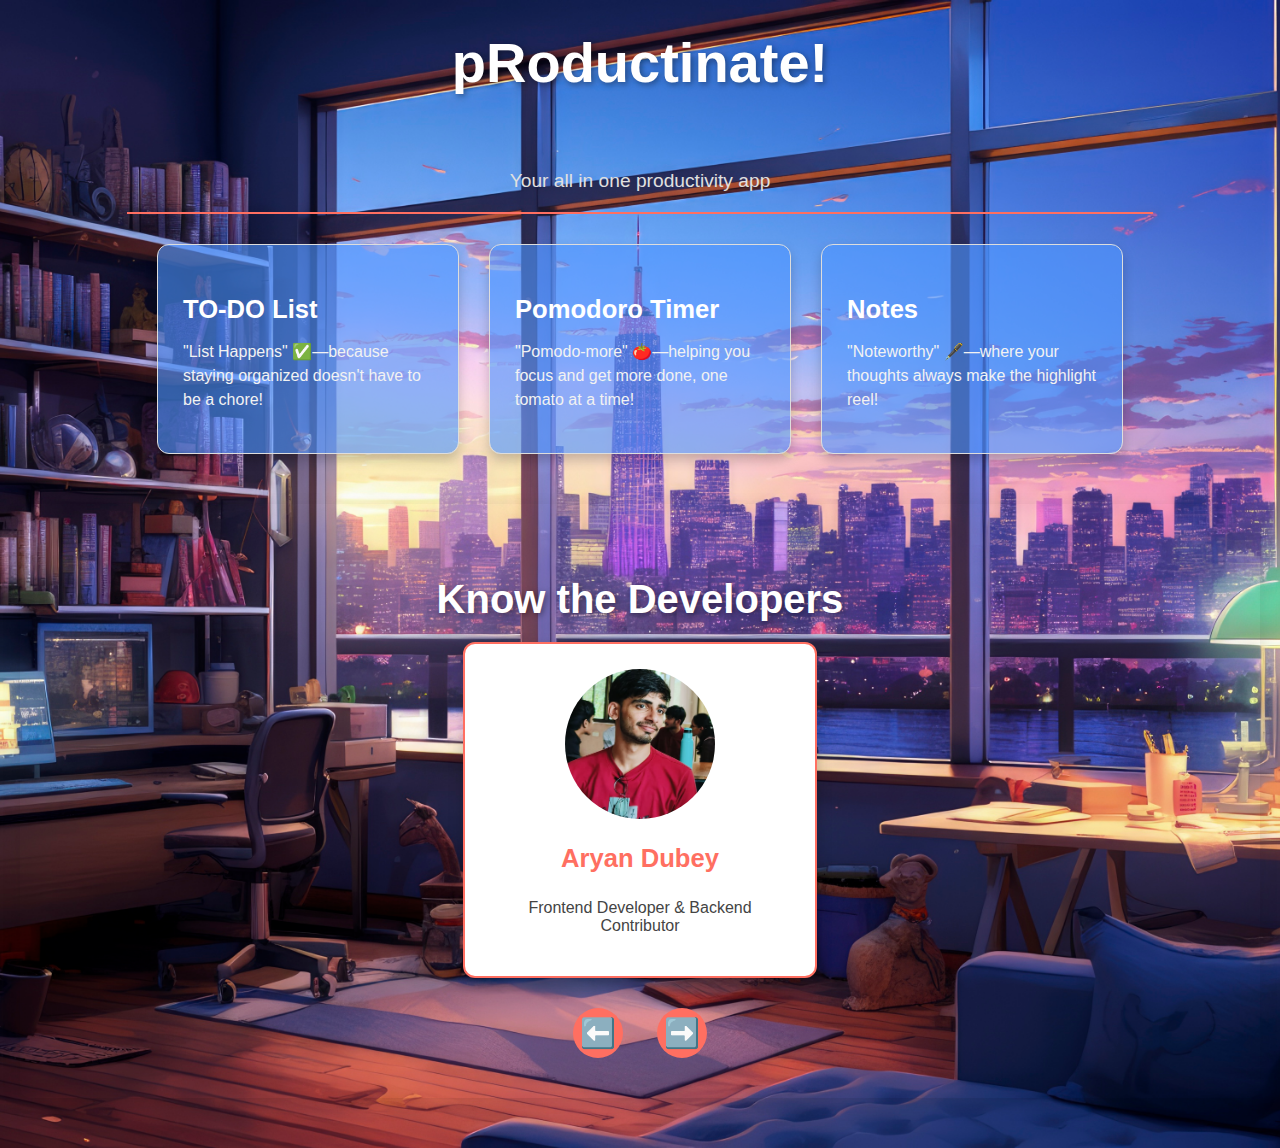
<file: index.html>
<!DOCTYPE html>
<html lang="en">
<head>
    <meta charset="UTF-8">
    <meta name="viewport" content="width=device-width, initial-scale=1.0">
    <title>pRoductinate</title>
    <link rel="stylesheet" href="./styles.css"/>
</head>
<body style="background-image: url('front.jpg'); background-size: cover; background-repeat: no-repeat; background-position: center;">
    <h1>pRoductinate!</h1>
    <br/>
    <p>Your all in one productivity app</p>
    <hr/>

        <div id="tool-blocks"></div>
     <section id="developers-section">
        <h2>Know the Developers</h2>
        <div id="developer-card" class="developer-card">
            
            </div>
        <div class="arrow-buttons">
                <button id="prev-btn">⬅️</button>
                <button id="next-btn">➡️</button>
        </div>
    </section>
    <script src="./script.js"></script>
</body>
</html>
</file>
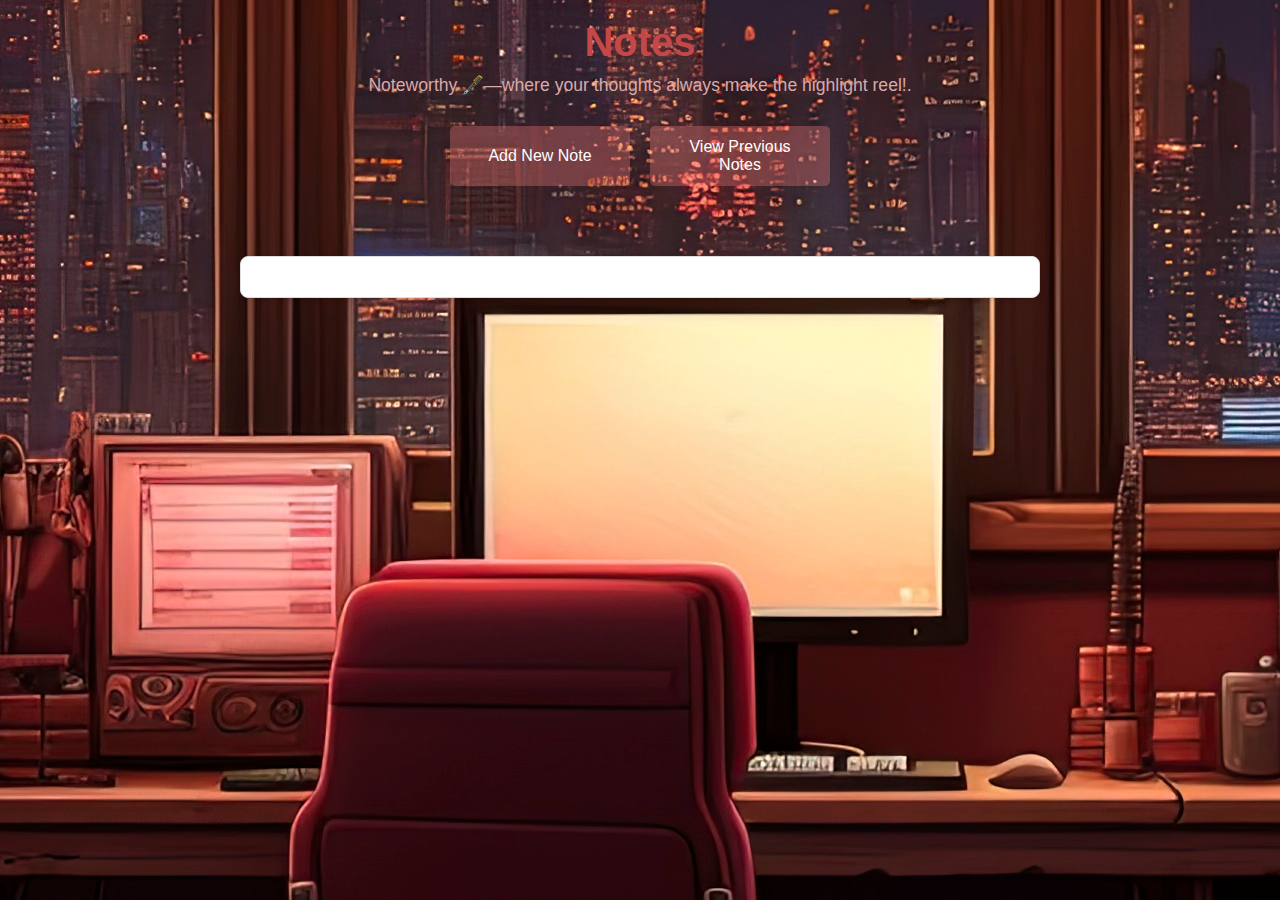
<file: prod-tools/notes.html>
<!DOCTYPE html>
<html lang="en">
<head>
    <meta charset="UTF-8">
    <meta name="viewport" content="width=device-width, initial-scale=1.0">
    <title>Notes</title>
    <link rel="stylesheet" href="./notes.css"/>
</head>
<body style="background-image: url('notes1.jpg'); background-size: screenfit; background-repeat: no-repeat; background-position: center;">
    <header>
        <h1>Notes</h1>
        <p>Noteworthy 🖋️—where your thoughts always make the highlight reel!.</p>
    </header>
    
    <div class="actions">
        <button id="add-note-btn">Add New Note</button>
        <button id="view-notes-btn">View Previous Notes</button>
    </div>
    
    <section id="notes-list"></section>
    <section id="note-content" class="content-display"></section>

    <script src="./notes.js"></script>
</body>
</html>
</file>
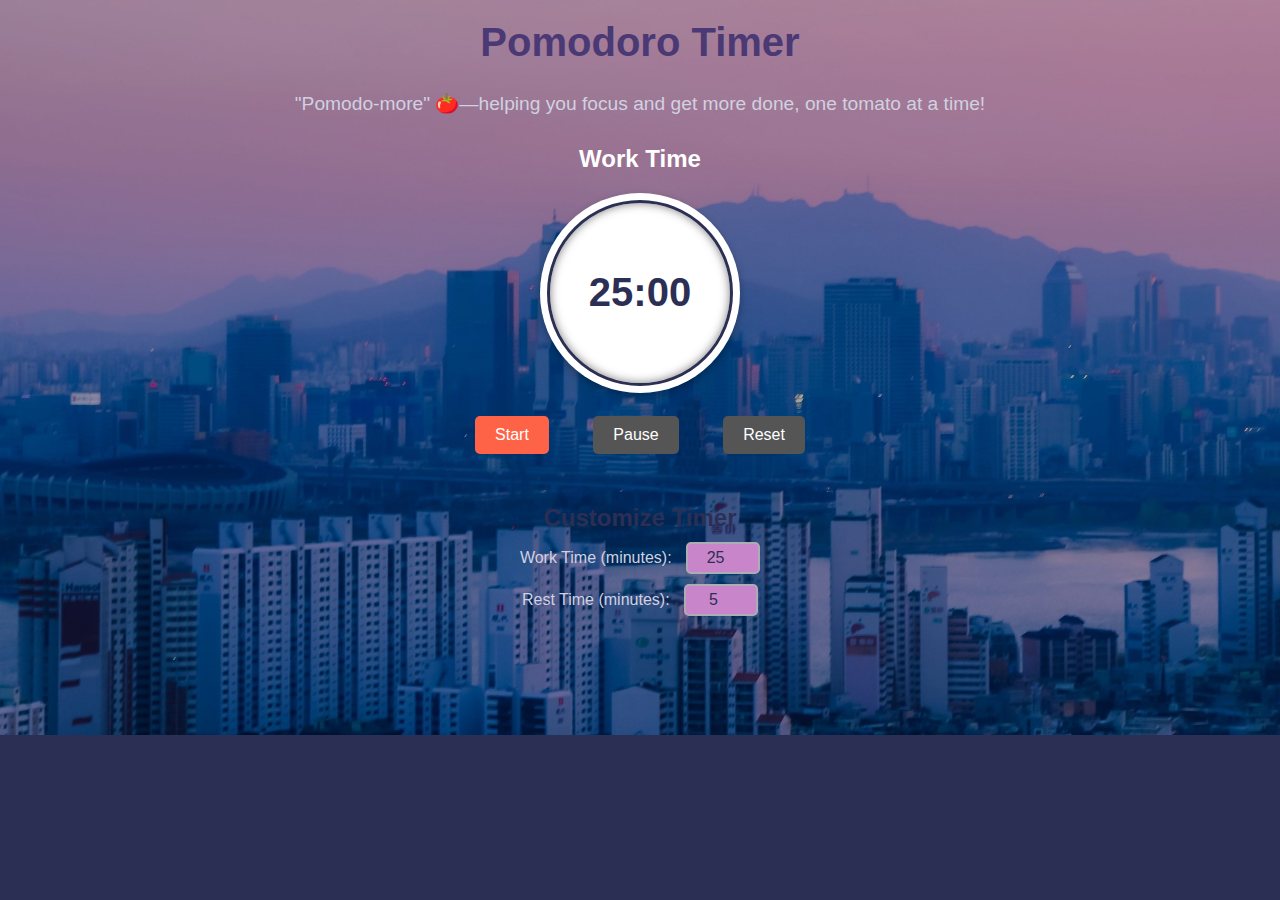
<file: prod-tools/pomodoro.html>
<!DOCTYPE html>
<html lang="en">
<head>
    <meta charset="UTF-8">
    <meta name="viewport" content="width=device-width, initial-scale=1.0">
    <title>Pomodoro Timer</title>
    <link rel="stylesheet" href="./pomodoro.css">
</head>
<body style="background-image: url('pomodoro.jpg'); background-size: cover; background-repeat: no-repeat; background-position: center;">
    <h1>Pomodoro Timer</h1>
    <p>"Pomodo-more" 🍅—helping you focus and get more done, one tomato at a time!</p>

    <div id="Pomodoro">
        <h2 id="timer-label">Work Time</h2>

        <!-- Circular progress container -->
        <div id="progress-circle">
            <div id="timer-display">25:00</div>
        </div>

        <div class="timer-controls">
            <button id="start-btn">Start</button>
            <button id="pause-btn" disabled>Pause</button>
            <button id="reset-btn" disabled>Reset</button>
        </div>
        <div class="timer-settings">
            <h3>Customize Timer</h3>
            <label>
                Work Time (minutes):
                <input type="number" id="work-time" value="25" min="1">
            </label>
            <label>
                Rest Time (minutes):
                <input type="number" id="rest-time" value="5" min="1">
            </label>
        </div>
    </div>

    <!-- Alarm Sound -->
    <audio id="alarm-sound" src="Sample audio.mp3" preload="auto"></audio>

    <script src="./pomodoro.js"></script>
</body>
</html>
</file>
<file: styles.css>
body {
    font-family: 'Arial', sans-serif;
    margin: 0;
    padding: 0;
    text-align: center;
    background-image: linear-gradient(135deg, #FF7E5F, #feb47b); 
    color: #EAEAEA; 
}


h1 {
    font-size: 3.5rem;
    margin-top: 30px;
    color: #FFF; 
    text-shadow: 2px 2px 6px rgba(0, 0, 0, 0.4); 
}

p {
    font-size: 1.2rem;
    color: #E0E0E0; 
}

hr {
    margin: 20px auto;
    width: 80%;
    border: 1px solid #FF6F61; 
}

#tool-blocks {
    display: flex;
    justify-content: center;
    gap: 30px;
    flex-wrap: wrap;
    margin: 30px 20px;
}

.tool-block {
    display: block;
    text-decoration: none;
    color: #fff;
    background-color: #4d94ff9e; 
    border: 1px solid #ddd;
    border-radius: 12px; 
    padding: 25px;
    width: 250px;
    text-align: left;
    transition: transform 0.3s, box-shadow 0.3s ease-in-out;
    box-shadow: 0 6px 12px rgba(0, 0, 0, 0.2);
}

.tool-block:hover {
    transform: scale(1.05);
    box-shadow: 0 8px 20px rgba(0, 0, 0, 0.3);
    background: linear-gradient(135deg, #4d94ff9e, #4d94ff9e); 
}

.tool-block h3 {
    font-size: 1.6rem;
    margin-bottom: 12px;
    color: #FFF; 
}

.tool-block p {
    font-size: 1rem;
    line-height: 1.5;
    color: #F2F2F2; 
}


#developers-section {
    margin: 50px 20px;
    text-align: center;
    padding: 40px 0;
    border-radius: 10px;
    box-shadow: 0 6px 20px rgba(0, 0, 0, 0.1);
}

#developers-section h2 {
    font-size: 2.5rem;
    margin-bottom: 20px;
    color: #ffffff; 
    text-shadow: 2px 2px 6px rgba(0, 0, 0, 0.4);
}

.developer-card {
    display: flex;
    flex-direction: column;
    align-items: center;
    background-color: #FFF;
    border: 2px solid #FF6F61; 
    border-radius: 12px;
    padding: 25px;
    width: 300px;
    margin: 20px auto;
    box-shadow: 0 6px 15px rgba(0, 0, 0, 0.2);
    transition: box-shadow 0.3s, transform 0.3s ease-in-out;
}

.developer-card:hover {
    box-shadow: 0 8px 20px rgba(0, 0, 0, 0.3);
    transform: scale(1.02) ;
    background-color: #FFEBEE; 
}

.developer-card img {
    border-radius: 50%;
    width: 150px;
    height: 150px;
    margin-bottom: 15px;
    object-fit: cover;
    transition: transform 0.3s ease-in-out;
}

.developer-card img:hover {
    transform: scale(1.02);
}

.developer-card h3 {
    margin: 10px 0;
    font-size: 1.6rem;
    color: #FF6F61; 
}

.developer-card p {
    font-size: 1rem;
    color: #444; 
}


.arrow-buttons {
    margin-top: 30px;
}

.arrow-buttons button {
    font-size: 1.8rem;
    margin: 0 15px;
    background-color: #FF6F61; 
    color: #FFF;
    border: none;
    border-radius: 50%;
    width: 50px;
    height: 50px;
    cursor: pointer;
    transition: background-color 0.2s, transform 0.2s;
}

.arrow-buttons button:hover {
    background-color: #FF3D32; 
    transform: scale(1.1);
    box-shadow: 0 4px 8px rgba(0, 0, 0, 0.2);
}
</file>
<file: prod-tools/notes.css>
* {
    margin: 0;
    padding: 0;
    box-sizing: border-box;
}

body {
    font-family: 'Segoe UI', Tahoma, Geneva, Verdana, sans-serif;
    background-color: #f0f2f5;
    color: #333;
    display: flex;
    flex-direction: column;
    align-items: center;
    justify-content: flex-start;
    min-height: 100vh;
    padding: 20px;
}

header {
    text-align: center;
    margin-bottom: 30px;
}

h1 {
    font-size: 2.5rem;
    color: #c54747;
    font-weight: bold;
}

p {
    font-size: 1.1rem;
    color: #d8aaaa;
    margin-top: 10px;
}

.actions {
    display: flex;
    gap: 20px;
    margin-bottom: 30px;
}


button {
    background-color: #ed7c7c59;
    color: white;
    padding: 12px 20px;
    font-size: 1rem;
    border: none;
    border-radius: 5px;
    cursor: pointer;
    transition: background-color 0.3s ease;
    width: 180px;
}

button:hover {
    background-color: #ed7c7c59;
}

button:focus {
    outline: none;
}

#notes-list {
    width: 100%;
    max-width: 800px;
    display: flex;
    flex-direction: column;
    gap: 20px;
}

.note-item {
    background-color: #fff;
    padding: 15px;
    border-radius: 8px;
    border: 1px solid #ddd;
    display: flex;
    justify-content: space-between;
    align-items: center;
    box-shadow: 0 2px 5px rgba(0, 0, 0, 0.1);
    transition: transform 0.2s ease, box-shadow 0.2s ease;
}

.note-item:hover {
    transform: scale(1.05);
    box-shadow: 0 4px 10px rgba(0, 0, 0, 0.2);
}

.note-item span {
    font-size: 1.2rem;
    font-weight: bold;
    color: #333;
}

.delete-btn {
    background-color: #f44336;
    color: white;
    padding: 6px 12px;
    font-size: 14px;
    border: none;
    border-radius: 5px;
    cursor: pointer;
    transition: background-color 0.3s ease;
}

.delete-btn:hover {
    background-color: #e02f2f;
}

#note-content {
    width: 100%;
    max-width: 800px;
    margin-top: 40px;
    padding: 20px;
    background-color: #fff;
    border-radius: 8px;
    border: 1px solid #ddd;
    box-shadow: 0 2px 5px rgba(0, 0, 0, 0.1);
}

#note-content h3 {
    font-size: 1.8rem;
    color: #333;
}

#note-content p {
    font-size: 1rem;
    color: #666;
    line-height: 1.6;
}


@media (max-width: 600px) {
    h1 {
        font-size: 1.8rem;
    }

    p {
        font-size: 1rem;
    }

    .actions {
        flex-direction: column;
        align-items: center;
    }

    button {
        width: 100%;
        font-size: 14px;
        padding: 10px;
    }

    #notes-list {
        width: 100%;
        padding: 10px;
    }

    #note-content {
        width: 100%;
    }
}
</file>
<file: prod-tools/pomodoro.css>
body {
    font-family: 'Arial', sans-serif;
    margin: 0;
    padding: 0;
    text-align: center;
    background-color: #2c2f54; 
    color: #ffffff; 
}

h1 {
    font-size: 2.5rem;
    margin-top: 20px;
    color: #4a3974; 
}

p {
    font-size: 1.2rem;
    margin-bottom: 30px;
    color: #d1d1e0; 
}


#progress-circle {
    position: relative;
    width: 200px;
    height: 200px;
    margin: 3px auto;
    background: conic-gradient(
        #35286c 10%,   
        #ffffff 10%    
    );
    border-radius: 50%;
    display: flex;
    align-items: center;
    justify-content: center;
    box-shadow: 0 4px 8px rgba(0, 0, 0, 0.3);
}

#timer-display {
    position: absolute;
    width: 180px;
    height: 180px;
    background-color: #ffffff; 
    border-radius: 50%;
    display: flex;
    align-items: center;
    justify-content: center;
    font-size: 2.5rem;
    font-weight: bold;
    color: #2c2f54; 
    border: 3px solid #2c2f54; 
    box-shadow: inset 0 0 10px rgba(0, 0, 0, 0.5);
}


.timer-controls button {
    position: relative;
    font-size: 1rem;
    padding: 10px 20px;
    margin: 20px;
    border: none;
    border-radius: 5px;
    background-color: #ff6347; 
    color: #ffffff; /
    cursor: pointer;
    transition: background-color 0.3s;
}

.timer-controls button:disabled {
    background-color: #555555; 
    cursor: not-allowed;
}

.timer-controls button:hover:not(:disabled) {
    background-color: #e5533b; 
}

.timer-settings {
    margin-top: 30px;
    text-align: center;
}

.timer-settings h3 {
    font-size: 1.5rem;
    color: #2c2f54; 
    margin-bottom: 10px;
}

.timer-settings label {
    display: block;
    margin: 10px 0;
    font-size: 1rem;
    color: #d1d1e0; 
}

.timer-settings input {
    font-size: 1rem;
    padding: 5px;
    width: 60px;
    text-align: center;
    border: 2px solid #acacb7; 
    border-radius: 5px;
    margin-left: 10px;
    background-color: #c885c9; 
    color: #2c2f54; 
    transition: border-color 0.3s;
}

.timer-settings input:focus {
    border-color: #ff6347;
    outline: none;
}

@media (max-width: 768px) {
    h1 {
        font-size: 2rem;
    }

    #timer-display {
        font-size: 3rem;
    }

    .timer-controls button {
        font-size: 0.9rem;
        padding: 8px 15px;
    }

    .timer-settings label {
        font-size: 0.9rem;
    }
}
</file>
